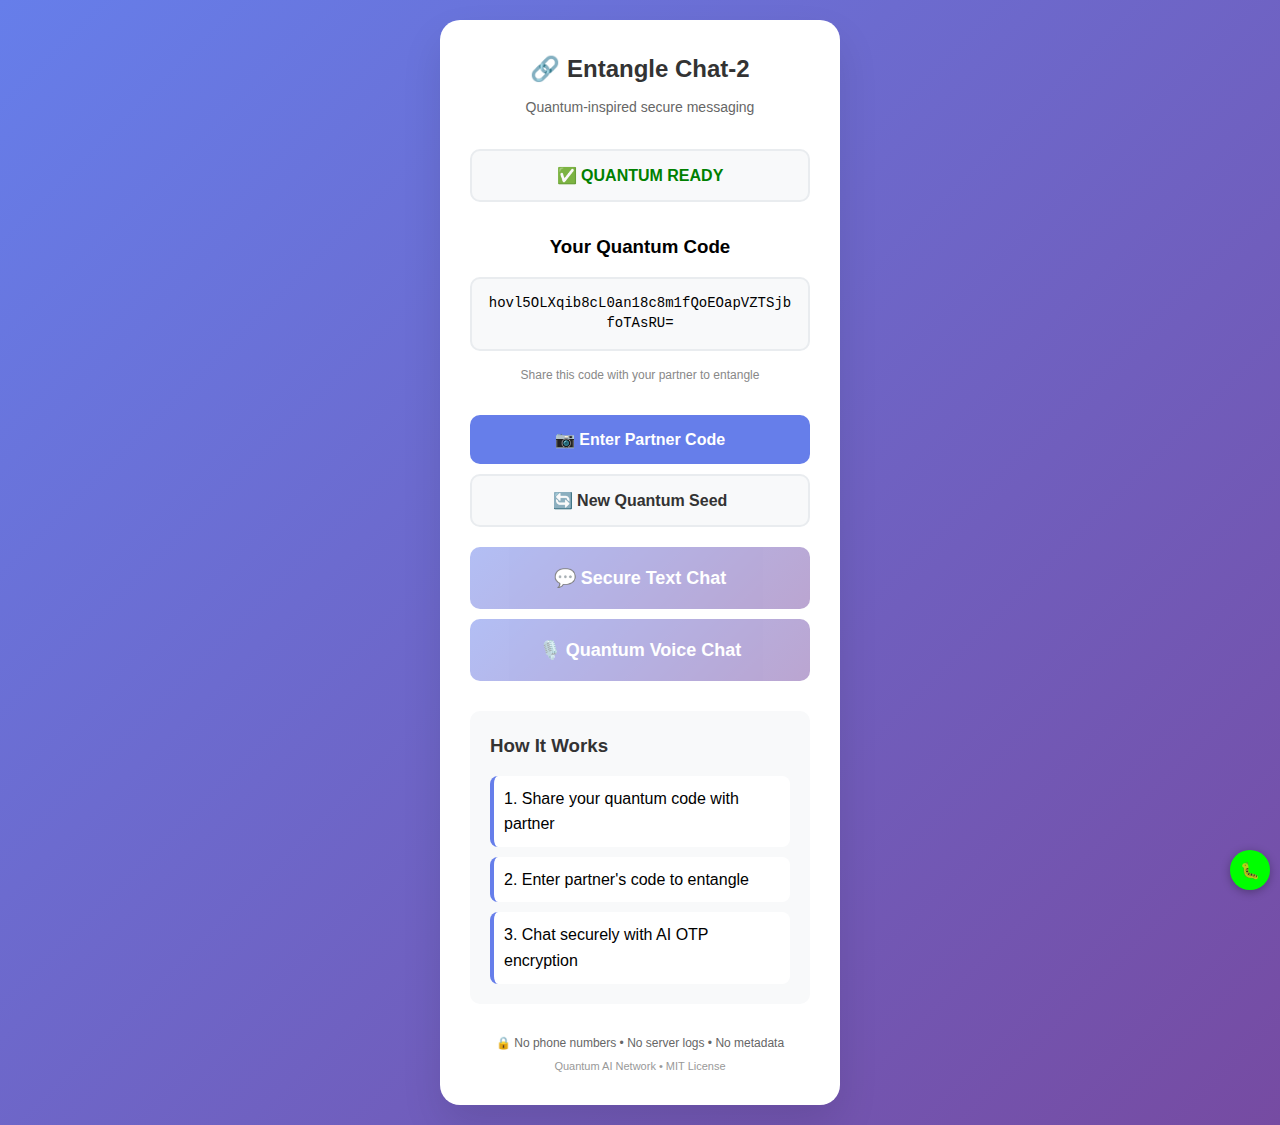
<file: index.html>
<!DOCTYPE html>
<html lang="en">
<head>
    <meta charset="UTF-8">
    <meta name="viewport" content="width=device-width, initial-scale=1.0">
    <title>Entangle Chat-2 - Quantum Secure Messaging</title>
    <meta name="description" content="Quantum-inspired secure PWA for private text & voice chat">
    <link rel="stylesheet" href="styles.css">
    <!-- PWA Meta Tags -->
    <meta name="theme-color" content="#667eea">
    <link rel="manifest" href="manifest.json">
</head>
<body>
    <div class="container">
        <header>
            <h1>🔗 Entangle Chat-2</h1>
            <p class="subtitle">Quantum-inspired secure messaging</p>
        </header>

        <div class="status-container">
            <div id="status" class="status">Initializing Quantum Network...</div>
            <div id="output" class="output"></div>
        </div>

        <div class="qr-section">
            <h3>Your Quantum Code</h3>
            <div id="code-display" class="code-display">Generating...</div>
            <p class="hint">Share this code with your partner to entangle</p>
        </div>

        <div class="actions">
            <button id="scan" class="btn primary">📷 Enter Partner Code</button>
            <button id="regen-seed" class="btn secondary">🔄 New Quantum Seed</button>
        </div>

        <div class="navigation">
            <button id="text-chat" class="btn feature" disabled>💬 Secure Text Chat</button>
            <button id="voice-chat" class="btn feature" disabled>🎙️ Quantum Voice Chat</button>
        </div>

        <div class="info">
            <h3>How It Works</h3>
            <div class="steps">
                <div class="step">1. Share your quantum code with partner</div>
                <div class="step">2. Enter partner's code to entangle</div>
                <div class="step">3. Chat securely with AI OTP encryption</div>
            </div>
        </div>

        <footer>
            <p class="privacy">🔒 No phone numbers • No server logs • No metadata</p>
            <p class="license">Quantum AI Network • MIT License</p>
        </footer>
    </div>

    <!-- Main App Script -->
    <script src="app.js"></script>
    
    <!-- Debug Console -->
    <script src="debug.js"></script>
    
    <!-- Service Worker Registration -->
    <script>
        if ('serviceWorker' in navigator) {
            window.addEventListener('load', function() {
                navigator.serviceWorker.register('/sw.js')
                    .then(registration => console.log('SW registered: ', registration))
                    .catch(error => console.log('SW registration failed: ', error));
            });
        }
    </script>
    <!-- Mobile Debug Script -->
<script>
    // Mobile-specific debug
    console.log('📱 Mobile debug: Script loaded');
    
    // Check mobile features
    setTimeout(function() {
        console.log('📱 User Agent:', navigator.userAgent);
        console.log('📱 Crypto available:', !!window.crypto);
        console.log('📱 Touch support:', 'ontouchstart' in window);
        
        // Force status update if stuck
        const status = document.getElementById('status');
        const codeDisplay = document.getElementById('code-display');
        
        if (status && status.textContent.includes('Initializing')) {
            console.log('📱 App seems stuck, forcing update...');
            status.textContent = '📱 Tap buttons below';
            status.style.color = 'blue';
            
            if (codeDisplay && codeDisplay.textContent === 'Generating...') {
                // Show manual code
                codeDisplay.textContent = 'MOBILE-TEST-CODE-123';
                codeDisplay.style.color = 'orange';
            }
        }
    }, 2000);
    
    // Add touch feedback for mobile
    document.addEventListener('touchstart', function() {
        // Helps with mobile touch responsiveness
    }, { passive: true });
</script>
</body>

</html>
</file>
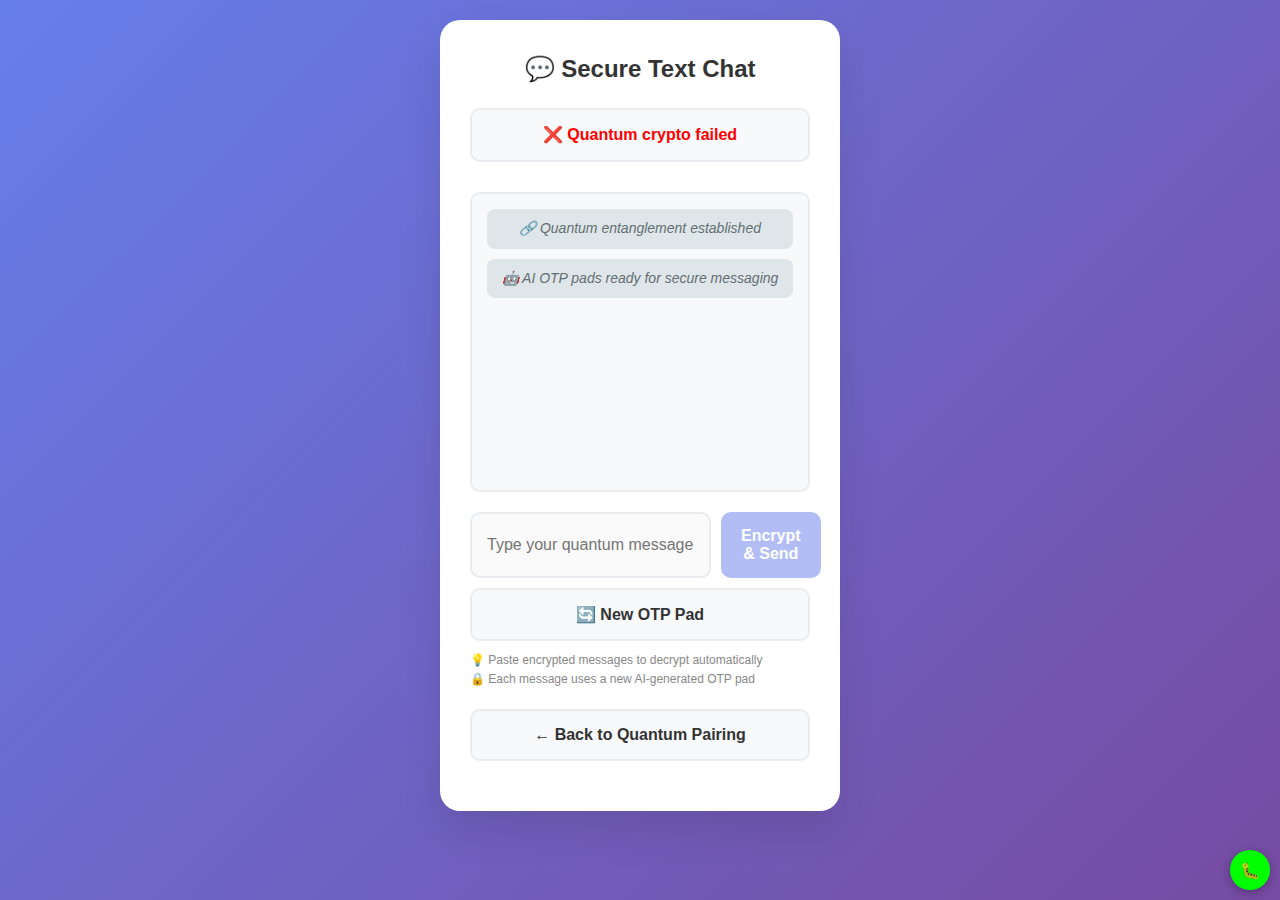
<file: chat.html>
<!DOCTYPE html>
<html lang="en">
<head>
    <meta charset="UTF-8">
    <meta name="viewport" content="width=device-width, initial-scale=1.0">
    <title>Secure Text Chat - Entangle Chat-2</title>
    <link rel="stylesheet" href="styles.css">
</head>
<body>
    <div class="container">
        <header>
            <h1>💬 Secure Text Chat</h1>
            <div class="status-container">
                <div id="status" class="status">Loading Quantum Crypto...</div>
            </div>
        </header>

        <div class="chat-container">
            <div id="messages" class="messages">
                <div class="message system">🔗 Quantum entanglement established</div>
                <div class="message system">🤖 AI OTP pads ready for secure messaging</div>
            </div>
            
            <div class="input-section">
                <div class="input-group">
                    <input type="text" id="msg-input" placeholder="Type your quantum message..." disabled>
                    <button id="send" class="btn primary" disabled>Encrypt & Send</button>
                </div>
                <button id="regen" class="btn secondary">🔄 New OTP Pad</button>
            </div>

            <div class="hint">
                <p>💡 Paste encrypted messages to decrypt automatically</p>
                <p>🔒 Each message uses a new AI-generated OTP pad</p>
            </div>
        </div>

        <div class="navigation">
            <button onclick="location.href='index.html'" class="btn secondary">← Back to Quantum Pairing</button>
        </div>
    </div>

    <script src="app.js"></script>
    <script src="debug.js"></script>
    
    <script>
        // Chat-specific functionality
        let chatPad = null;
        
        async function initializeChat() {
            try {
                chatPad = await nextPad(32);
                document.getElementById('status').textContent = '✅ Quantum Crypto Ready';
                document.getElementById('status').style.color = 'green';
                document.getElementById('msg-input').disabled = false;
                document.getElementById('send').disabled = false;
                document.getElementById('msg-input').focus();
            } catch (error) {
                document.getElementById('status').textContent = '❌ Quantum crypto failed';
                document.getElementById('status').style.color = 'red';
            }
        }
        
        document.getElementById('send').onclick = async function() {
            const input = document.getElementById('msg-input');
            const message = input.value.trim();
            
            if (!message || !chatPad) return;
            
            try {
                const encrypted = encrypt(message, chatPad);
                
                // Add sent message
                addMessage(`You: ${message}`, 'sent');
                addMessage(`Encrypted: ${encrypted}`, 'encrypted');
                
                // Clear input
                input.value = '';
                
                // Generate new pad
                chatPad = await nextPad(32);
                addMessage('🔄 New quantum pad generated', 'system');
                
            } catch (error) {
                addMessage('❌ Encryption failed', 'error');
            }
        };
        
        document.getElementById('msg-input').addEventListener('keypress', function(e) {
            if (e.key === 'Enter') {
                document.getElementById('send').click();
            }
        });
        
        document.getElementById('regen').onclick = async function() {
            chatPad = await nextPad(32);
            addMessage('🔄 New OTP pad generated', 'system');
        };
        
        function addMessage(text, type) {
            const messages = document.getElementById('messages');
            const div = document.createElement('div');
            div.className = `message ${type}`;
            div.textContent = text;
            messages.appendChild(div);
            messages.scrollTop = messages.scrollHeight;
        }
        
        // Initialize when ready
        if (document.readyState === 'loading') {
            document.addEventListener('DOMContentLoaded', initializeChat);
        } else {
            initializeChat();
        }
    </script>
</body>
</html>
</file>
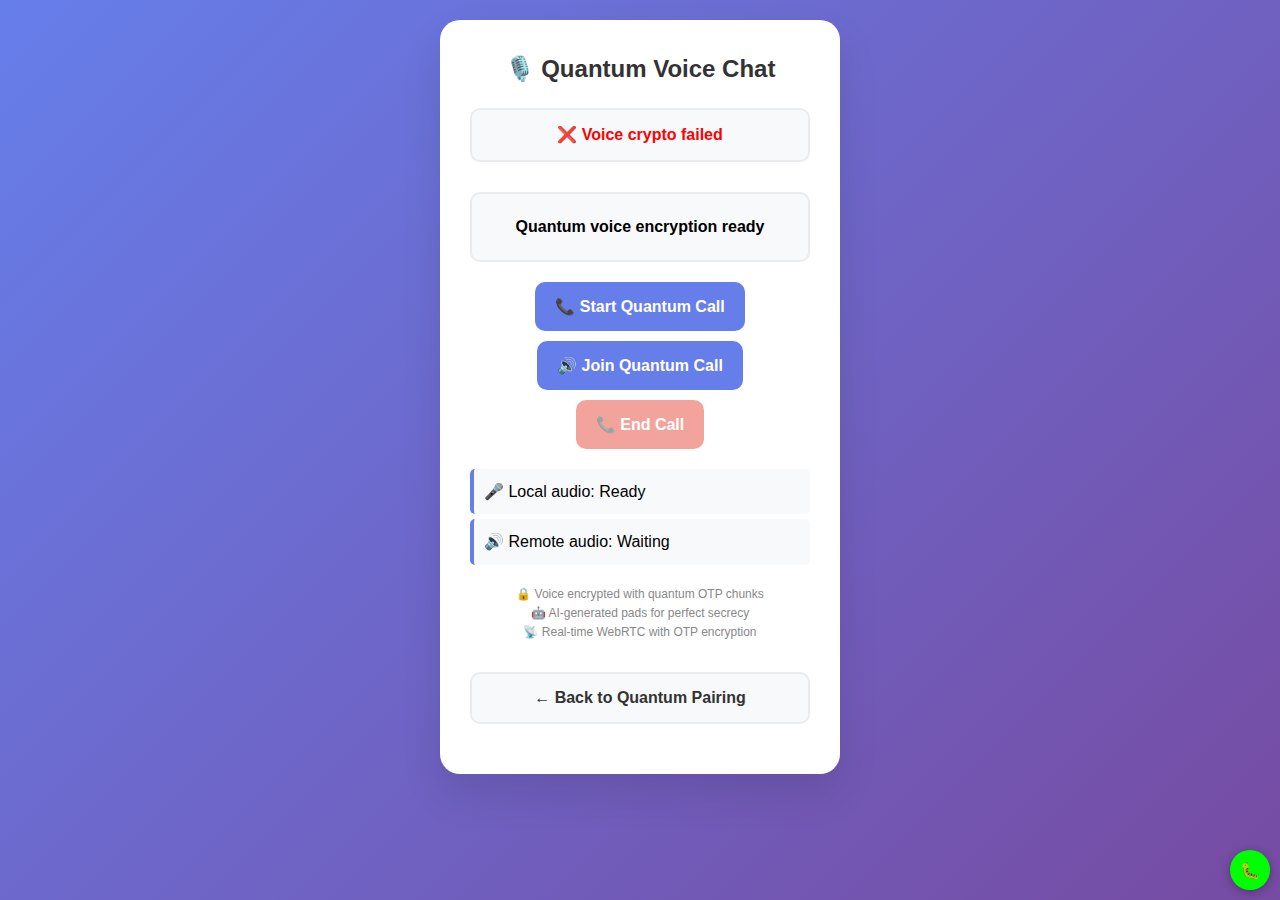
<file: voice.html>
<!DOCTYPE html>
<html lang="en">
<head>
    <meta charset="UTF-8">
    <meta name="viewport" content="width=device-width, initial-scale=1.0">
    <title>Quantum Voice Chat - Entangle Chat-2</title>
    <link rel="stylesheet" href="styles.css">
</head>
<body>
    <div class="container">
        <header>
            <h1>🎙️ Quantum Voice Chat</h1>
            <div class="status-container">
                <div id="status" class="status">Initializing Voice Crypto...</div>
            </div>
        </header>

        <div class="voice-container">
            <div id="call-status" class="call-status">
                Quantum voice encryption ready
            </div>
            
            <div class="voice-controls">
                <button id="start-call" class="btn primary">📞 Start Quantum Call</button>
                <button id="join-call" class="btn primary">🔊 Join Quantum Call</button>
                <button id="end-call" class="btn danger" disabled>📞 End Call</button>
            </div>

            <div class="audio-status">
                <div id="local-status" class="status-item">🎤 Local audio: Ready</div>
                <div id="remote-status" class="status-item">🔊 Remote audio: Waiting</div>
            </div>

            <div class="hint">
                <p>🔒 Voice encrypted with quantum OTP chunks</p>
                <p>🤖 AI-generated pads for perfect secrecy</p>
                <p>📡 Real-time WebRTC with OTP encryption</p>
            </div>
        </div>

        <div class="navigation">
            <button onclick="location.href='index.html'" class="btn secondary">← Back to Quantum Pairing</button>
        </div>
    </div>

    <script src="app.js"></script>
    <script src="debug.js"></script>
    
    <script>
        // Voice chat functionality
        let isInCall = false;
        let voicePad = null;
        
        async function initializeVoice() {
            try {
                voicePad = await nextPad(1024); // Larger pad for voice
                document.getElementById('status').textContent = '✅ Quantum Voice Ready';
                document.getElementById('status').style.color = 'green';
            } catch (error) {
                document.getElementById('status').textContent = '❌ Voice crypto failed';
                document.getElementById('status').style.color = 'red';
            }
        }
        
        document.getElementById('start-call').onclick = async function() {
            if (!voicePad) {
                alert('Quantum crypto not ready');
                return;
            }
            
            isInCall = true;
            updateCallUI();
            document.getElementById('call-status').textContent = '🔐 Quantum call active - OTP encryption enabled';
            document.getElementById('local-status').textContent = '🎤 Local audio: Transmitting (encrypted)';
        };
        
        document.getElementById('join-call').onclick = async function() {
            if (!voicePad) {
                alert('Quantum crypto not ready');
                return;
            }
            
            isInCall = true;
            updateCallUI();
            document.getElementById('call-status').textContent = '🔐 Joined quantum call - OTP encryption enabled';
            document.getElementById('remote-status').textContent = '🔊 Remote audio: Receiving (encrypted)';
        };
        
        document.getElementById('end-call').onclick = function() {
            isInCall = false;
            updateCallUI();
            document.getElementById('call-status').textContent = 'Quantum call ended';
            document.getElementById('local-status').textContent = '🎤 Local audio: Ready';
            document.getElementById('remote-status').textContent = '🔊 Remote audio: Waiting';
        };
        
        function updateCallUI() {
            document.getElementById('start-call').disabled = isInCall;
            document.getElementById('join-call').disabled = isInCall;
            document.getElementById('end-call').disabled = !isInCall;
        }
        
        // Initialize when ready
        if (document.readyState === 'loading') {
            document.addEventListener('DOMContentLoaded', initializeVoice);
        } else {
            initializeVoice();
        }
    </script>
</body>
</html>
</file>
<file: styles.css>
* {
    margin: 0;
    padding: 0;
    box-sizing: border-box;
}

body {
    font-family: -apple-system, BlinkMacSystemFont, 'Segoe UI', Roboto, Oxygen, Ubuntu, Cantarell, sans-serif;
    background: linear-gradient(135deg, #667eea 0%, #764ba2 100%);
    min-height: 100vh;
    padding: 20px;
    line-height: 1.6;
}

.container {
    max-width: 400px;
    margin: 0 auto;
    background: white;
    border-radius: 20px;
    padding: 30px;
    box-shadow: 0 20px 40px rgba(0,0,0,0.1);
}

header {
    text-align: center;
    margin-bottom: 30px;
}

h1 {
    color: #333;
    margin-bottom: 8px;
    font-size: 24px;
}

.subtitle {
    color: #666;
    font-size: 14px;
}

.status-container {
    margin: 20px 0;
    text-align: center;
}

.status {
    padding: 12px;
    border-radius: 10px;
    font-weight: bold;
    margin-bottom: 10px;
    background: #f8f9fa;
    border: 2px solid #e9ecef;
}

.output {
    color: #666;
    font-size: 14px;
}

.qr-section {
    text-align: center;
    margin: 30px 0;
}

.code-display {
    background: #f8f9fa;
    padding: 15px;
    border-radius: 10px;
    margin: 15px 0;
    font-family: 'Courier New', monospace;
    word-break: break-all;
    border: 2px solid #e9ecef;
    font-size: 14px;
    line-height: 1.4;
}

.hint {
    color: #888;
    font-size: 12px;
    margin-top: 10px;
}

.actions, .navigation {
    display: flex;
    gap: 10px;
    margin: 20px 0;
    flex-direction: column;
}

.btn {
    padding: 15px 20px;
    border: none;
    border-radius: 10px;
    font-size: 16px;
    cursor: pointer;
    transition: all 0.3s ease;
    font-weight: 600;
}

.btn:disabled {
    opacity: 0.5;
    cursor: not-allowed;
}

.btn.primary {
    background: #667eea;
    color: white;
}

.btn.primary:hover:not(:disabled) {
    background: #5a6fd8;
    transform: translateY(-1px);
}

.btn.secondary {
    background: #f8f9fa;
    color: #333;
    border: 2px solid #e9ecef;
}

.btn.secondary:hover:not(:disabled) {
    background: #e9ecef;
}

.btn.feature {
    background: linear-gradient(135deg, #667eea, #764ba2);
    color: white;
    font-size: 18px;
    padding: 20px;
}

.btn.feature:hover:not(:disabled) {
    transform: translateY(-2px);
    box-shadow: 0 10px 20px rgba(0,0,0,0.2);
}

.btn.danger {
    background: #e74c3c;
    color: white;
}

.btn.danger:hover:not(:disabled) {
    background: #c0392b;
}

/* Info Section */
.info {
    margin: 30px 0;
    padding: 20px;
    background: #f8f9fa;
    border-radius: 10px;
}

.info h3 {
    margin-bottom: 15px;
    color: #333;
}

.steps {
    display: flex;
    flex-direction: column;
    gap: 10px;
}

.step {
    padding: 10px;
    background: white;
    border-radius: 8px;
    border-left: 4px solid #667eea;
}

/* Chat Styles */
.chat-container {
    margin: 20px 0;
}

.messages {
    height: 300px;
    border: 2px solid #e9ecef;
    border-radius: 10px;
    padding: 15px;
    overflow-y: auto;
    margin-bottom: 20px;
    background: #f8f9fa;
}

.message {
    margin-bottom: 10px;
    padding: 10px;
    border-radius: 8px;
    font-size: 14px;
    line-height: 1.4;
}

.message.sent {
    background: #667eea;
    color: white;
    margin-left: 20px;
}

.message.received {
    background: #e9ecef;
    color: #333;
    margin-right: 20px;
}

.message.encrypted {
    background: #ffeaa7;
    color: #333;
    font-family: monospace;
    font-size: 12px;
    word-break: break-all;
}

.message.system {
    background: #dfe6e9;
    color: #636e72;
    text-align: center;
    font-style: italic;
}

.message.error {
    background: #fab1a0;
    color: #d63031;
    text-align: center;
}

.input-section {
    display: flex;
    flex-direction: column;
    gap: 10px;
}

.input-group {
    display: flex;
    gap: 10px;
}

#msg-input {
    flex: 1;
    padding: 15px;
    border: 2px solid #e9ecef;
    border-radius: 10px;
    font-size: 16px;
}

#msg-input:focus {
    outline: none;
    border-color: #667eea;
}

/* Voice Chat Styles */
.voice-container {
    text-align: center;
    margin: 30px 0;
}

.call-status {
    padding: 20px;
    background: #f8f9fa;
    border-radius: 10px;
    margin: 20px 0;
    font-weight: bold;
    border: 2px solid #e9ecef;
}

.voice-controls {
    display: flex;
    gap: 10px;
    justify-content: center;
    margin: 20px 0;
    flex-wrap: wrap;
}

.audio-status {
    margin: 20px 0;
    text-align: left;
}

.status-item {
    padding: 10px;
    background: #f8f9fa;
    margin: 5px 0;
    border-radius: 5px;
    border-left: 4px solid #667eea;
}

footer {
    margin-top: 30px;
    text-align: center;
}

.privacy {
    color: #666;
    font-size: 12px;
    margin-bottom: 5px;
}

.license {
    color: #999;
    font-size: 11px;
}

/* Responsive Design */
@media (max-width: 480px) {
    body {
        padding: 10px;
    }
    
    .container {
        padding: 20px;
    }
    
    .btn {
        padding: 12px 15px;
        font-size: 14px;
    }
    
    .voice-controls {
        flex-direction: column;
    }
    
    .input-group {
        flex-direction: column;
    }
}

/* Animation for status changes */
@keyframes pulse {
    0% { opacity: 1; }
    50% { opacity: 0.7; }
    100% { opacity: 1; }
}

.status.connecting {
    animation: pulse 2s infinite;
    background: #fff3cd;
    border-color: #ffeaa7;
}
</file>
